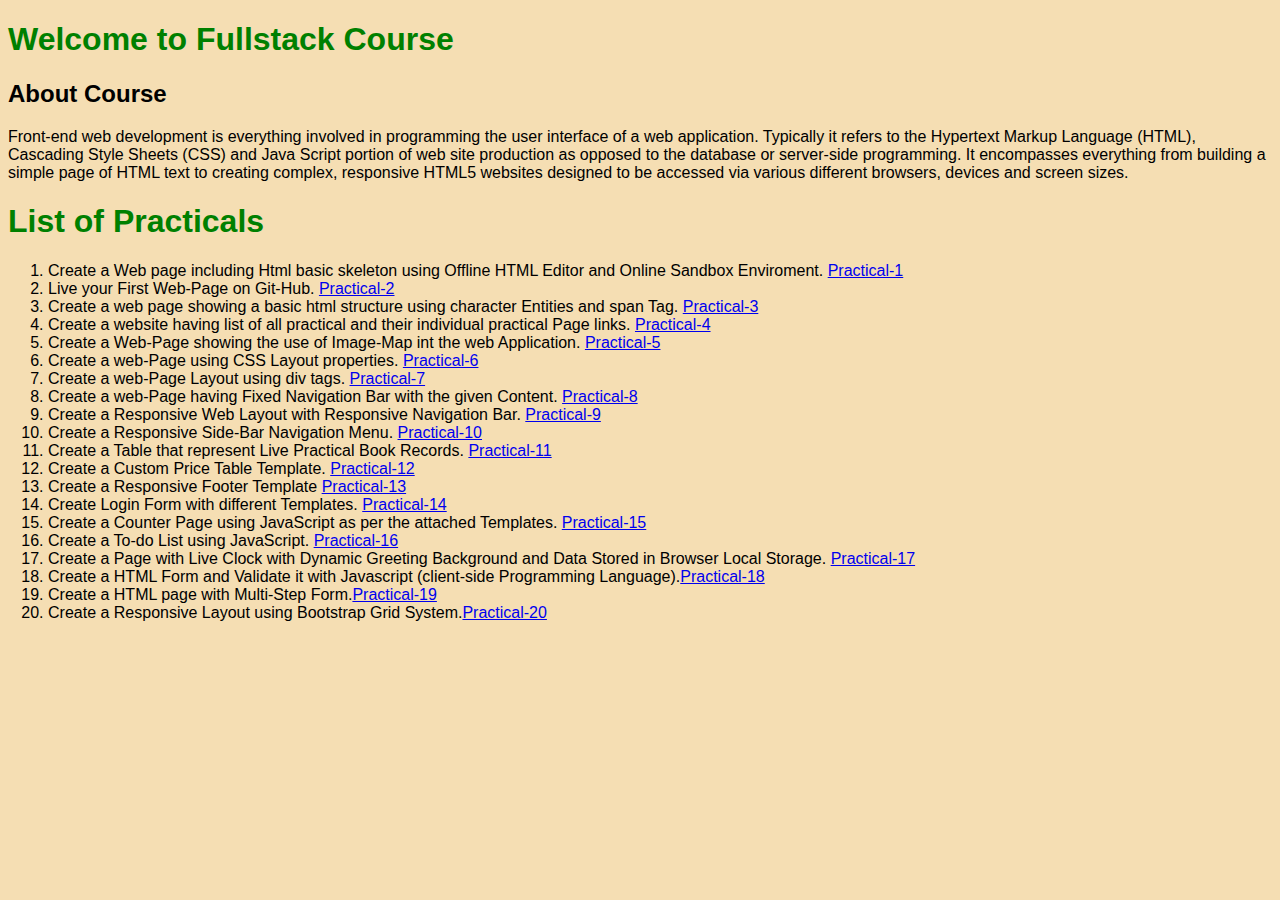
<file: index.html>
<!DOCTYPE html>
<html lang="en">
<head>
    <meta charset="UTF-8">
    <meta name="viewport" content="width=device-width, initial-scale=1.0">
    <style>
    body {
        background-color: wheat;
        font-family: Arial, Helvetica, sans-serif;
    }
    h1 {
        color:green;
    }
</style>
    <title>Practical Note</title>
</head>
<body>
    <h1>Welcome to Fullstack Course</h1>
    <h2>About Course</h2>
    <p>Front-end web development is everything involved in programming the user interface of a web application. Typically it refers to the Hypertext Markup Language (HTML), Cascading Style Sheets (CSS) and Java Script portion of web site production as opposed to the database or server-side programming. It encompasses everything from building a simple page of HTML text to creating complex, responsive HTML5 websites designed to be accessed via various different browsers, devices and screen sizes.
    </p>
    <h1>List of Practicals</h1>
    <ol>
        <li>Create a Web page including Html basic skeleton using Offline HTML Editor and Online Sandbox Enviroment. <a href="practical/practical-1.html">Practical-1</a></li>
        <li>Live your First Web-Page on Git-Hub. <a href="practical/practical-2.html">Practical-2</a></li>
        <li>Create a web page showing a basic html structure using character Entities and span Tag. <a href="practical/practical-3.html">Practical-3</a></li>
        <li> Create a website having list of all practical and their individual practical Page links. <a href="practical/practical-4.html">Practical-4</a></li>
        <li>Create a Web-Page showing the use of Image-Map int the web Application. <a href="practical/practical-5.html">Practical-5</a></li>
        <li>Create a web-Page using CSS Layout properties. <a href="practical/practical-6.html">Practical-6</a></li>
        <li>Create a web-Page Layout using div tags. <a href="practical/practical-7.html">Practical-7</a></li>
        <li>Create a web-Page having Fixed Navigation Bar with the given Content. <a href="practical/practical-8.html">Practical-8</a></li>
        <li>Create a Responsive Web Layout with Responsive Navigation Bar. <a href="practical/practical-9.html">Practical-9</a></li>
        <li>Create a Responsive Side-Bar Navigation Menu. <a href="practical/practical-10.html">Practical-10</a></li>
        <li>Create a Table that represent Live Practical Book Records. <a href="practical/practical-11.html">Practical-11</a></li>
        <li>Create a Custom Price Table Template. <a href="practical/practical-12.html">Practical-12</a></li>
        <li>Create a Responsive Footer Template <a href="practical/practical-13.html">Practical-13</a></li>
        <li>Create Login Form with different Templates. <a href="practical/practical-14.html">Practical-14</a></li>
        <li>Create a Counter Page using JavaScript as per the attached Templates. <a href="practical/practical-15.html">Practical-15</a></li>
        <li>Create a To-do List using JavaScript. <a href="practical/practical-16.html">Practical-16</a></li>
        <li>Create a Page with Live Clock with Dynamic Greeting Background and Data Stored in Browser Local Storage. <a href="practical/practical-17.html">Practical-17</a></li>
        <li>Create a HTML Form and Validate it with Javascript (client-side Programming Language).<a href="practical/practical-18.html">Practical-18</a></li>
        <li>Create a HTML page with Multi-Step Form.<a href="practical/practical-19.html">Practical-19</a></li>
        <li>Create a Responsive Layout using Bootstrap Grid System.<a href="practical/practical-20.html">Practical-20</a></li>
    </ol>
</body>
</html>
</file>
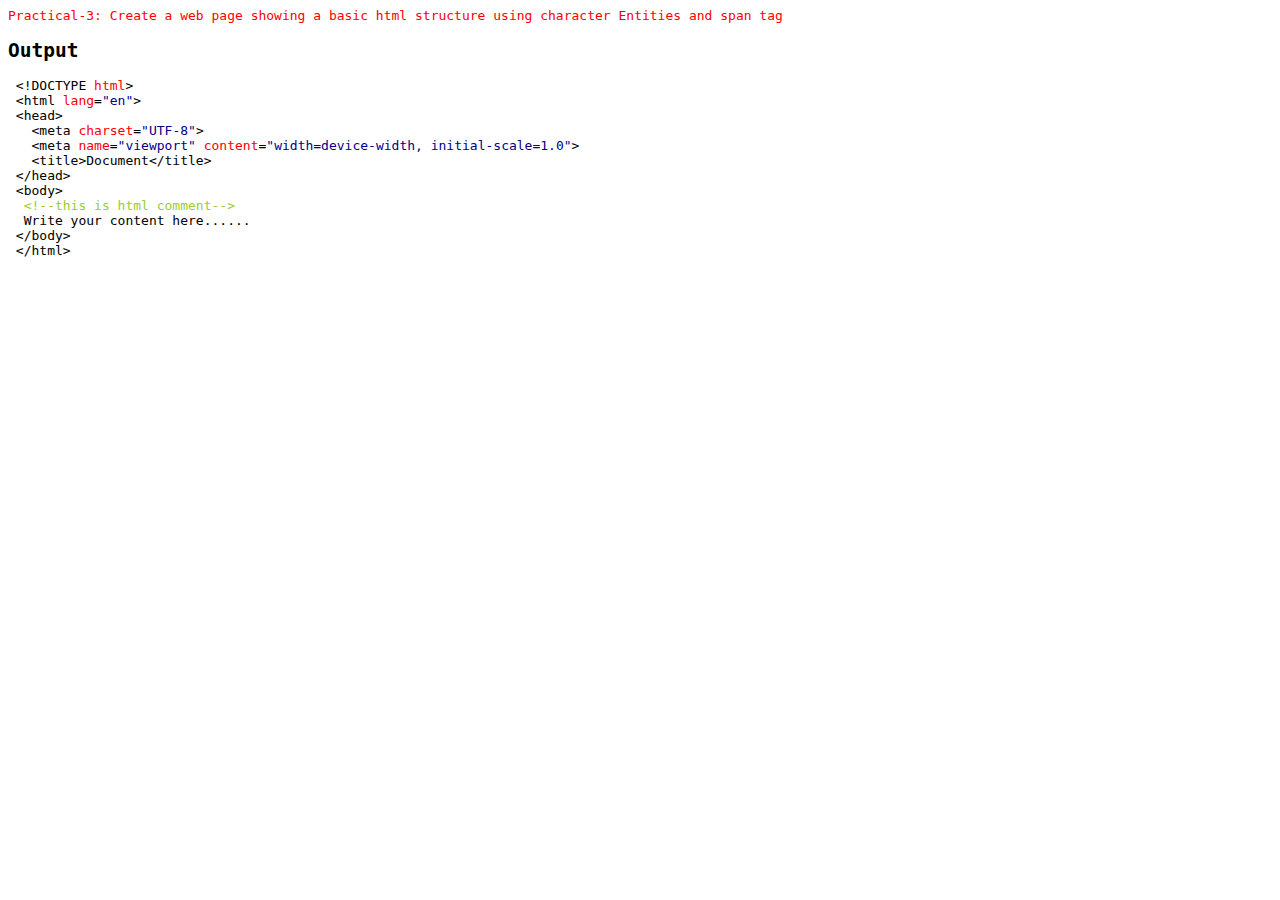
<file: practical3.html>
<!DOCTYPE html>
<html lang="en">
<head>
    <meta charset="UTF-8">
    <meta name="viewport" content="width=device-width, initial-scale=1.0">
    <title> Practical-3 </title>
</head>
<body style="font-family: monospace;">
    <span style="color:red;">Practical-3: Create a web page showing a basic html structure using character Entities and span tag</span>
    <h2>Output</h2>
    <p>
        &emsp;&lt;!DOCTYPE <span  style="color:red;">html</span>&gt;<br>
        &emsp;&lt;html <span  style="color:red;">lang</span>=<span  style="color:darkblue;">"en"</span>&gt;<br>
        &emsp;&lt;head&gt;<br>
        &emsp; &emsp;&lt;meta <span  style="color:red;">charset</span>=<span  style="color:darkblue;">"UTF-8"</span>&gt;<br>
        &emsp; &emsp;&lt;meta <span  style="color:red;">name</span>=<span  style="color:darkblue;">"viewport"</span> <span style="color:red;">content</span>=<span  style="color:darkblue;">"width=device-width, initial-scale=1.0"</span>&gt<br>
        &emsp; &emsp;&lt;title&gt;Document&lt;/title&gt;<br>
        &emsp;&lt;/head&gt;<br>
        &emsp;&lt;body&gt;<br>
        <span  style="color:yellowgreen;">&emsp;&emsp;&lt;!--this is html comment--&gt;</span><br>
        &emsp;&emsp;Write your content here...... <br>
        &emsp;&lt;/body&gt;<br>
        &emsp;&lt;/html&gt;
</p>
</body>
</html>
</file>
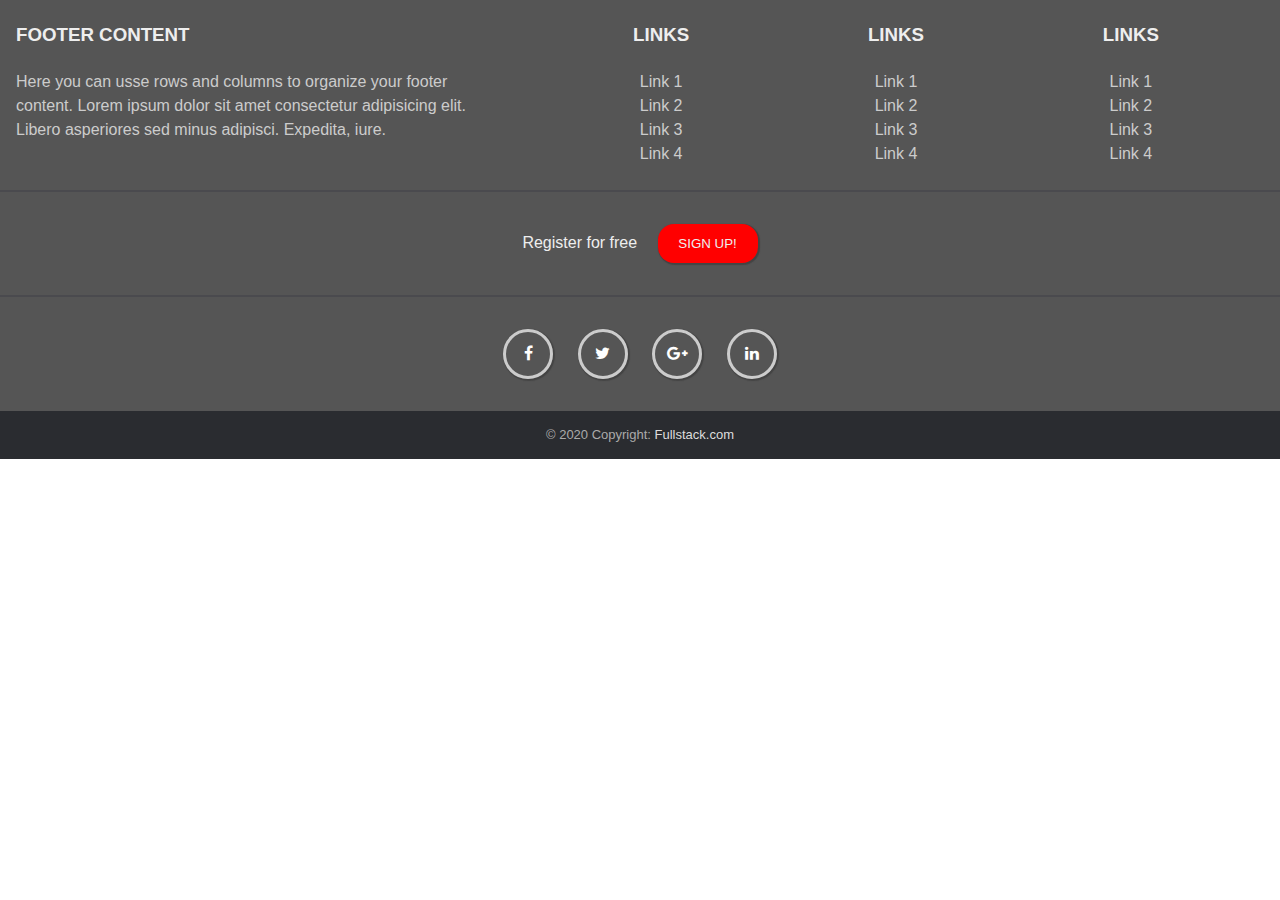
<file: practical/opractical-1.html>
<!DOCTYPE html>
<html lang="en">
<head>
    <meta charset="UTF-8">
    <meta name="viewport" content="width=device-width, initial-scale=1.0">
    <link rel="stylesheet" href="https://cdnjs.cloudflare.com/ajax/libs/font-awesome/4.7.0/css/font-awesome.min.css">
    <link rel="stylesheet" href="../css/ostyle-1.css">
    <title>Optional Practical-1</title>
</head>
<body>
    <div id="footer">
        <div class="fmain">
            <div class="content">
                <h3>Footer content</h3>
                <p>Here you can usse rows and columns to organize your footer content. Lorem ipsum dolor sit amet consectetur adipisicing elit. Libero asperiores sed minus adipisci. Expedita, iure.</p>
            </div>
            <div class="links-group">
                <div class="links">
                    <h3>Links</h3>
                    <a href="#">Link 1</a>
                    <a href="#">Link 2</a>
                    <a href="#">Link 3</a>
                    <a href="#">Link 4</a>
                </div>
                <div class="links">
                    <h3>Links</h3>
                    <a href="#">Link 1</a>
                    <a href="#">Link 2</a>
                    <a href="#">Link 3</a>
                    <a href="#">Link 4</a>
                </div>
                <div class="links">
                    <h3>Links</h3>
                    <a href="#">Link 1</a>
                    <a href="#">Link 2</a>
                    <a href="#">Link 3</a>
                    <a href="#">Link 4</a>
                </div>
            </div>
        </div>
        <div class="register">
            <p>Register for free</p>
            <a href="#">Sign Up!</a>
        </div>
        <div class="social">
            <a class="facebook"href="#"><i class="fa fa-facebook"><span></span></i></a>
            <a class="twitter"href="#"><i class="fa fa-twitter"><span></span></i></a>
            <a class="google-plus"href="#"><i class="fa fa-google-plus"><span></span></i></a>
            <a class="linkedin"href="#"><i class="fa fa-linkedin"><span></span></i></a>
        </div>
    </div>
    <div class="copy">
        <p><span>&copy 2020 Copyright: </span>Fullstack.com</p>
    </div>
</body>
</html>
</file>
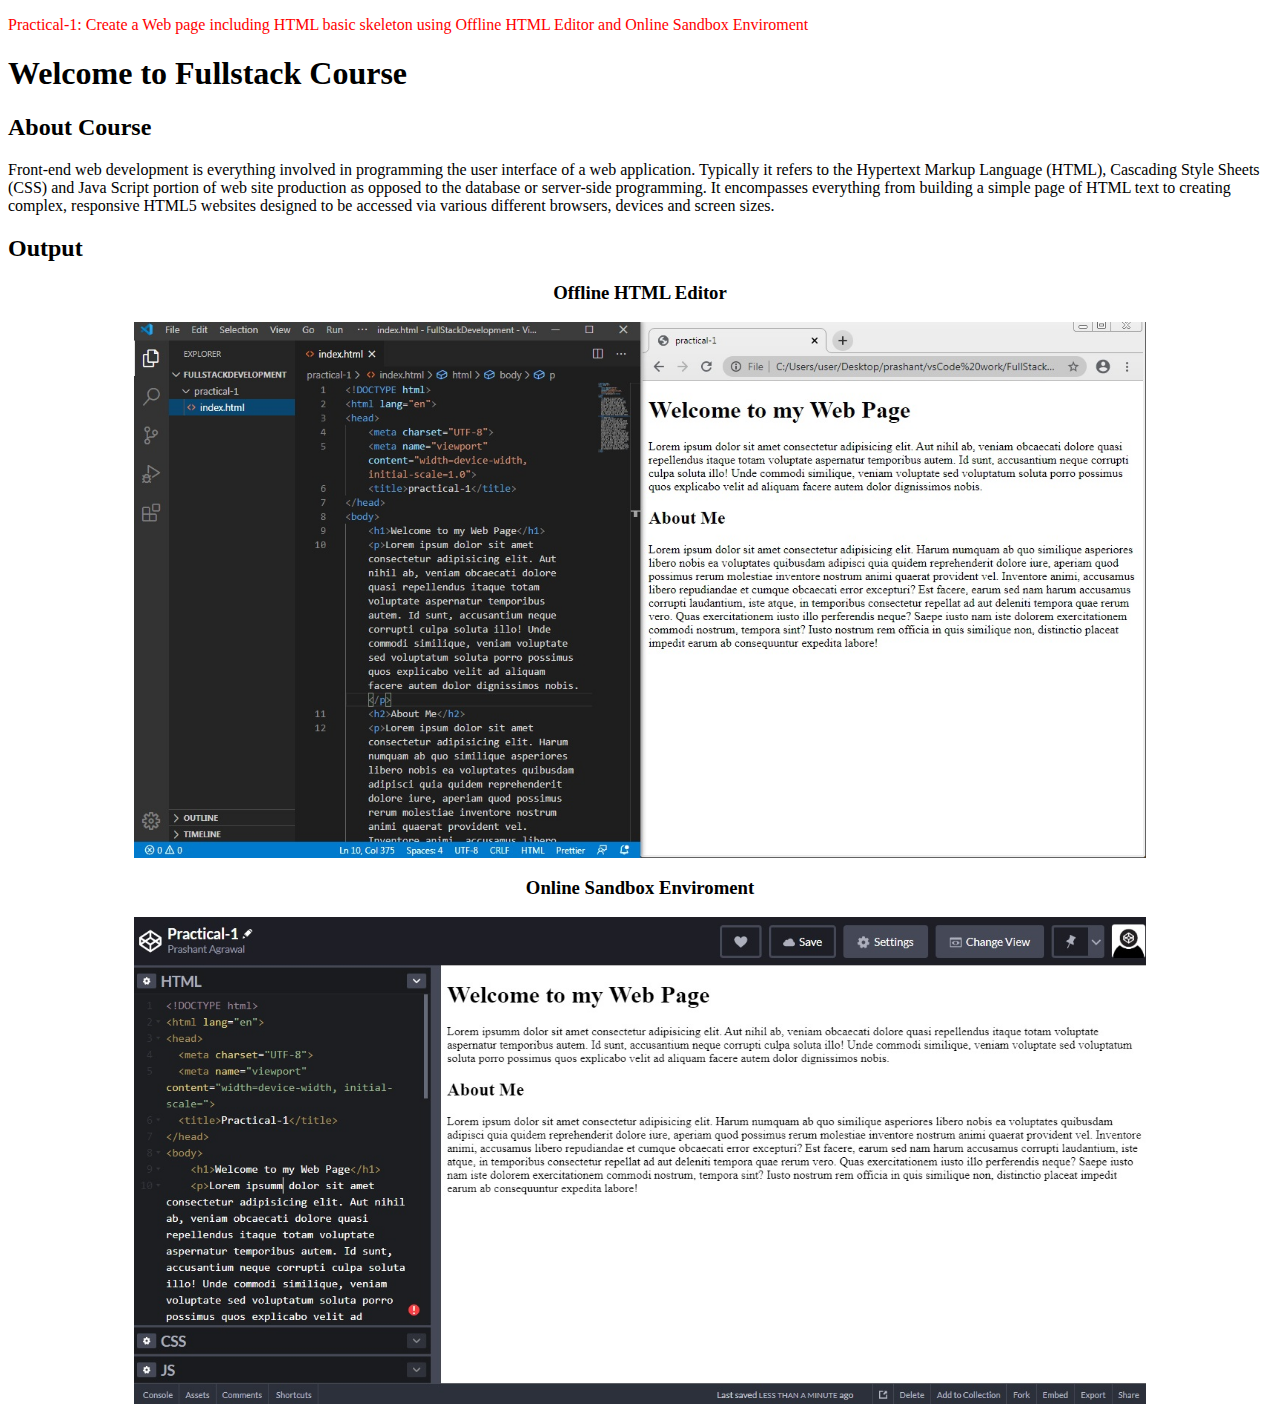
<file: practical/practical-1.html>
<!DOCTYPE html>
<html lang="en">
<head>
    <meta charset="UTF-8">
    <meta name="viewport" content="width=device-width, initial-scale=1.0">
    <style>
    img {
        display: block;
        margin-left: auto;
        margin-right: auto;
        width:80%;
    }
</style>
    <title>Practical-1</title>
</head>
<body>
    <p style="color: red;">Practical-1: Create a Web page including HTML basic skeleton using Offline HTML Editor and Online Sandbox Enviroment</p>
    <h1>Welcome to Fullstack Course</h1>
    <h2>About Course</h2>
    <p>Front-end web development is everything involved in programming the user interface of a web application. Typically it refers to the Hypertext Markup Language (HTML), Cascading Style Sheets (CSS) and Java Script portion of web site production as opposed to the database or server-side programming. It encompasses everything from building a simple page of HTML text to creating complex, responsive HTML5 websites designed to be accessed via various different browsers, devices and screen sizes.
    </p>
    <h2>Output</h2>
    <h3 style="text-align: center;">Offline HTML Editor </h3>
    <img src="../images/practical-1.1.jpg" alt="parctical-1.1">
    <h3  style="text-align: center;">Online Sandbox Enviroment</h3>
    <img src="../images/practical-1.2.jpg" alt="practical-1.2">
</body>
</html>
</file>
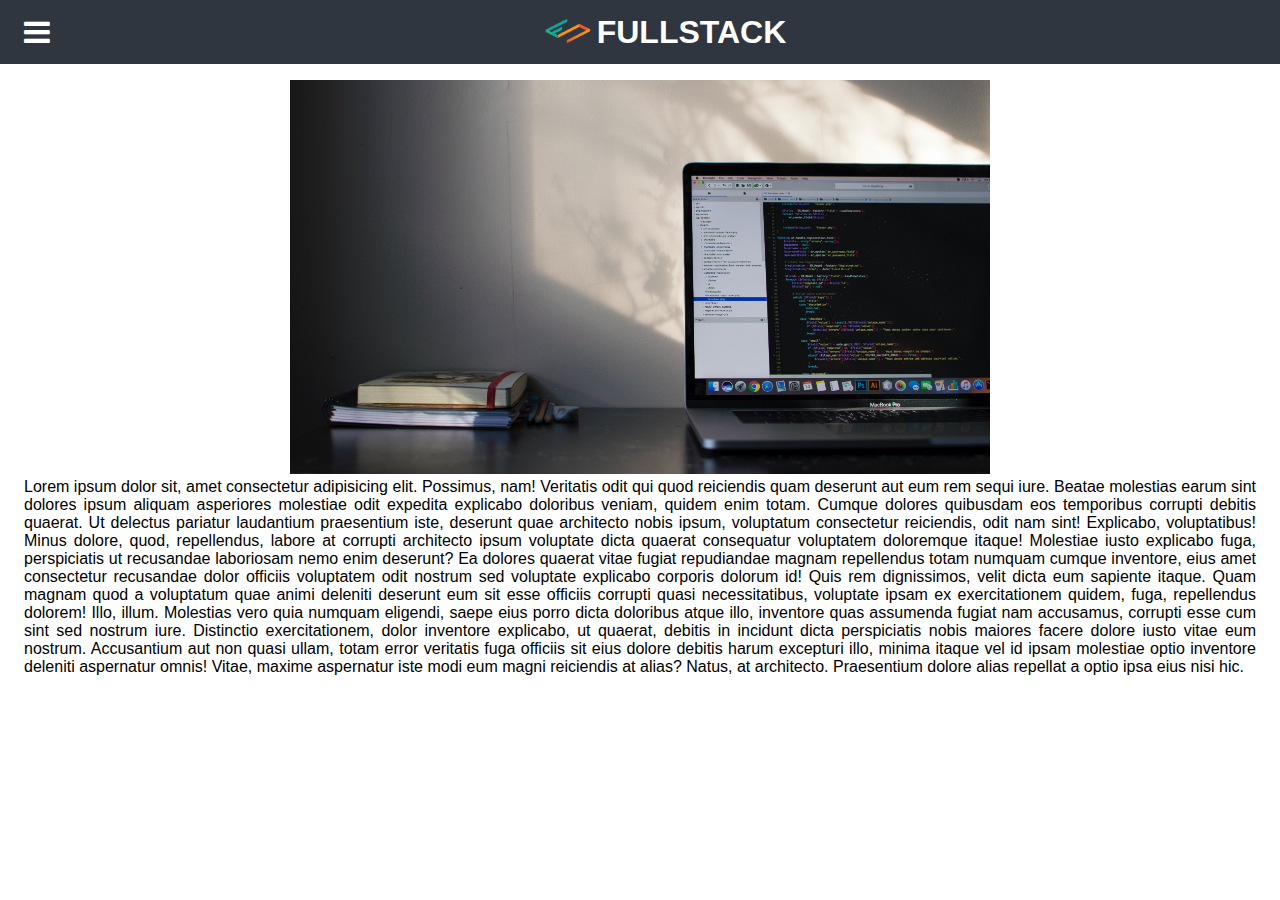
<file: practical/practical-10.html>
<!DOCTYPE html>
<html lang="en">
<head>
    <meta charset="UTF-8">
    <meta name="viewport" content="width=device-width, initial-scale=1.0">
    <link rel="stylesheet" href="https://cdnjs.cloudflare.com/ajax/libs/font-awesome/4.7.0/css/font-awesome.min.css">
    <link rel="stylesheet" href="../css/style-10.css">
    <title>Practical-10</title>
</head>
<body>
    <input type="checkbox" name="check" id="chk">
    <div class="header">
        
        <label for="chk"><i class="fa fa-bars show-button"></i></label>
        <label for="chk"><i class="fa fa-times hide-button"></i></label>
        <img src="../images/fullstacklogo.png" alt="logo">
        <h1>Fullstack</h1>
        <div class="menu">
            <ul>
                <li><a href="#"><i class="fa fa-home"><span>Home</span></i></a></li>
                <li><a href="#"><i class="fa fa-users"><span>About</span></i></a></li>
                <li><a href="#"><i class="fa fa-tasks"><span>Servies</span></i></a></li>
                <li><a href="#"><i class="fa fa-rss"><span>Blog</span></i></a></li>
                <li><a href="#"><i class="fa fa-id-card"><span>Contact</span></i></a></li>
            </ul>
            <div class="social">
                <a href="#"><i class="fa fa-facebook-square"><span></span></i></a>
                <a href="#"><i class="fa fa-youtube-square"><span></span></i></a>
                <a href="#"><i class="fa fa-instagram"><span></span></i></a>
            </div>
        </div>
    </div>
    <div class="content">
        <img src="../images/banner.jpg" alt="computer-image">
        <p>Lorem ipsum dolor sit, amet consectetur adipisicing elit. Possimus, nam! Veritatis odit qui quod reiciendis quam deserunt aut eum rem sequi iure. Beatae molestias earum sint dolores ipsum aliquam asperiores molestiae odit expedita explicabo doloribus veniam, quidem enim totam. Cumque dolores quibusdam eos temporibus corrupti debitis quaerat. Ut delectus pariatur laudantium praesentium iste, deserunt quae architecto nobis ipsum, voluptatum consectetur reiciendis, odit nam sint! Explicabo, voluptatibus! Minus dolore, quod, repellendus, labore at corrupti architecto ipsum voluptate dicta quaerat consequatur voluptatem doloremque itaque! Molestiae iusto explicabo fuga, perspiciatis ut recusandae laboriosam nemo enim deserunt? Ea dolores quaerat vitae fugiat repudiandae magnam repellendus totam numquam cumque inventore, eius amet consectetur recusandae dolor officiis voluptatem odit nostrum sed voluptate explicabo corporis dolorum id! Quis rem dignissimos, velit dicta eum sapiente itaque. Quam magnam quod a voluptatum quae animi deleniti deserunt eum sit esse officiis corrupti quasi necessitatibus, voluptate ipsam ex exercitationem quidem, fuga, repellendus dolorem! Illo, illum. Molestias vero quia numquam eligendi, saepe eius porro dicta doloribus atque illo, inventore quas assumenda fugiat nam accusamus, corrupti esse cum sint sed nostrum iure. Distinctio exercitationem, dolor inventore explicabo, ut quaerat, debitis in incidunt dicta perspiciatis nobis maiores facere dolore iusto vitae eum nostrum. Accusantium aut non quasi ullam, totam error veritatis fuga officiis sit eius dolore debitis harum excepturi illo, minima itaque vel id ipsam molestiae optio inventore deleniti aspernatur omnis! Vitae, maxime aspernatur iste modi eum magni reiciendis at alias? Natus, at architecto. Praesentium dolore alias repellat a optio ipsa eius nisi hic.</p>
    </div>
</body>
</html>
</file>
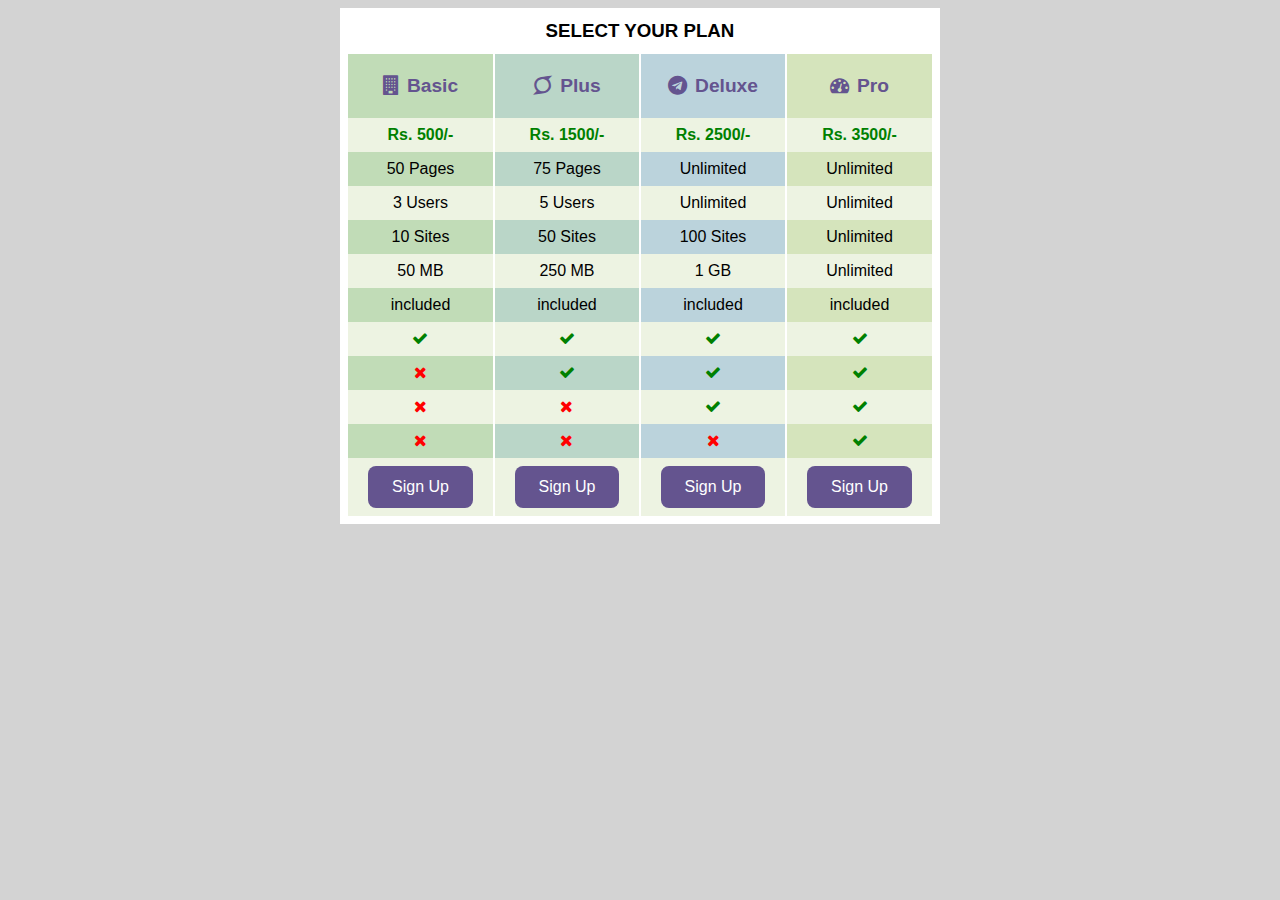
<file: practical/practical-12.html>
<!DOCTYPE html>
<html lang="en">
<head>
    <meta charset="UTF-8">
    <meta name="viewport" content="width=device-width, initial-scale=1.0">
    <link rel="stylesheet" href="https://stackpath.bootstrapcdn.com/font-awesome/4.7.0/css/font-awesome.min.css">
    <link rel="stylesheet" href="../css/style-12.css">
    <title>Practical-12</title>
</head>
<body>
    <div class="custom-table">
        <h3>Select Your Plan</h3>
        <table>
            <colgroup class="basic"></colgroup>
            <colgroup class="plus"></colgroup>
            <colgroup class="deluxe"></colgroup>
            <colgroup class="pro"></colgroup>
            <thead>
                <tr>
                    <th><i class="fa fa-building"></i>Basic</th>
                    <th><i class="fa fa-superpowers"></i>Plus</th>
                    <th><i class="fa fa-telegram"></i>Deluxe</th>
                    <th><i class="fa fa-tachometer"></i>Pro</th>
                </tr>
            </thead>
            <tbody>
                <tr>
                    <td>Rs. 500/-</td>
                    <td>Rs. 1500/-</td>
                    <td>Rs. 2500/-</td>
                    <td>Rs. 3500/-</td>
                </tr>
                <tr>
                    <td>50 Pages</td>
                    <td>75 Pages</td>
                    <td>Unlimited</td>
                    <td>Unlimited</td>
                </tr>
                <tr>
                    <td>3 Users</td>
                    <td>5 Users</td>
                    <td>Unlimited</td>
                    <td>Unlimited</td>
                </tr>
                <tr>
                    <td>10 Sites</td>
                    <td>50 Sites</td>
                    <td>100 Sites</td>
                    <td>Unlimited</td>
                </tr>
                <tr>
                    <td>50 MB</td>
                    <td>250 MB</td>
                    <td>1 GB</td>
                    <td>Unlimited</td>
                </tr>
                <tr>
                    <td>included</td>
                    <td>included</td>
                    <td>included</td>
                    <td>included</td>
                </tr>
                <tr>
                    <td><i class="fa fa-check green"></i></td>
                    <td><i class="fa fa-check green"></i></td>
                    <td><i class="fa fa-check green"></i></td>
                    <td><i class="fa fa-check green"></i></td>
                </tr>
                <tr>
                    <td><i class="fa fa-times red"></i></td>
                    <td><i class="fa fa-check green"></i></td>
                    <td><i class="fa fa-check green"></i></td>
                    <td><i class="fa fa-check green"></i></td>
                </tr>
                <tr>
                    <td><i class="fa fa-times red"></i></td>
                    <td><i class="fa fa-times red"></i></td>
                    <td><i class="fa fa-check green"></i></td>
                    <td><i class="fa fa-check green"></i></td>
                </tr>
                <tr>
                    <td><i class="fa fa-times red"></i></td>
                    <td><i class="fa fa-times red"></i></td>
                    <td><i class="fa fa-times red"></i></td>
                    <td><i class="fa fa-check green"></i></td>
                </tr>
            </tbody>
            <tfoot>
                <tr>
                    <td><a href="#">Sign Up</a></td>
                    <td><a href="#">Sign Up</a></td>
                    <td><a href="#">Sign Up</a></td>
                    <td><a href="#">Sign Up</a></td>
                </tr>
            </tfoot>
        </table>
    </div>
</body>
</html>
</file>
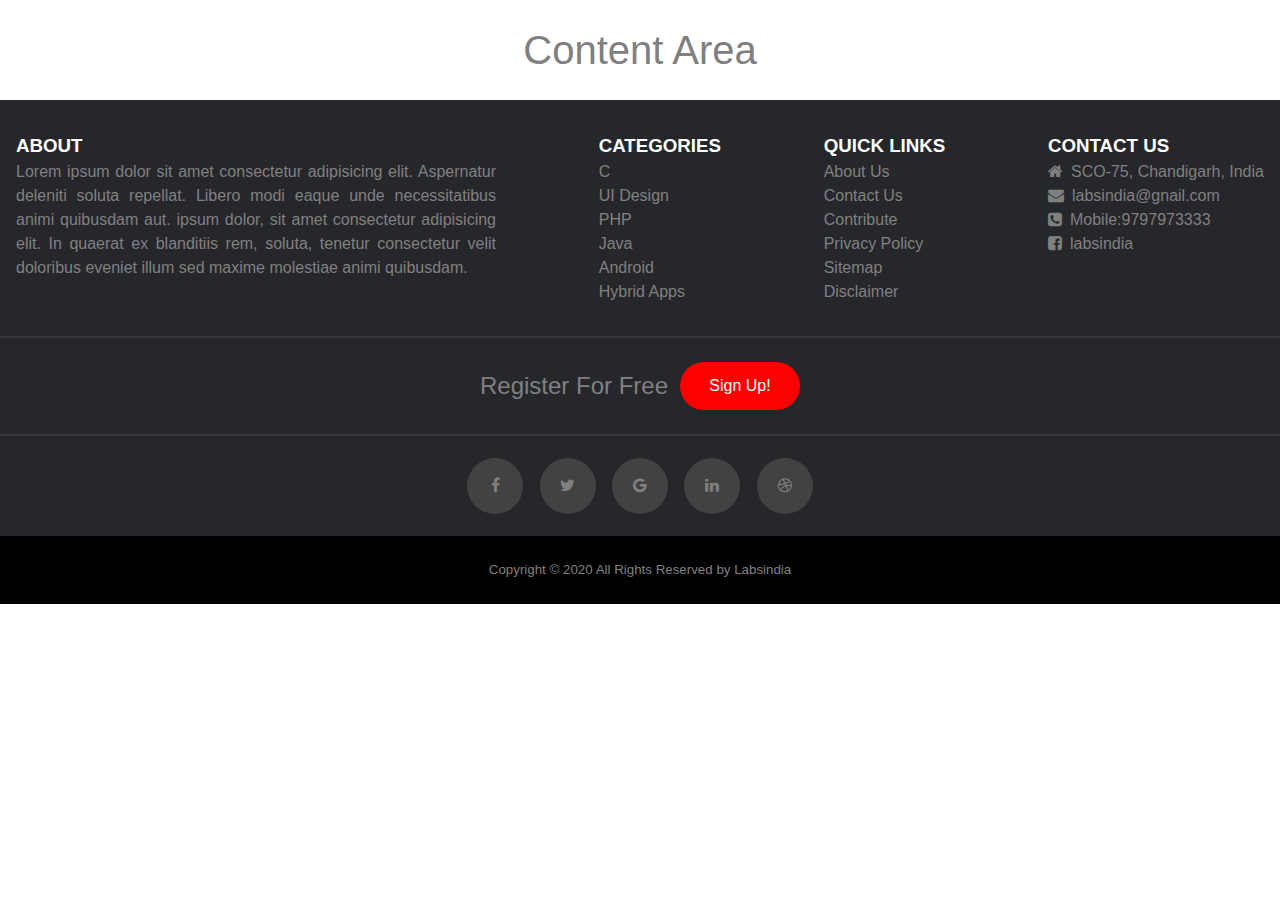
<file: practical/practical-13.html>
<!DOCTYPE html>
<html lang="en">
<head>
    <meta charset="UTF-8">
    <meta name="viewport" content="width=device-width, initial-scale=1.0">
    <link rel="stylesheet" href="https://stackpath.bootstrapcdn.com/font-awesome/4.7.0/css/font-awesome.min.css">
    <link rel="stylesheet" href="../css/style-13.css">
    <title>Practical-13</title>
</head>
<body>
    <main>
        <section class="content">
            Content Area
        </section>
    </main>
    <footer>
        <section class="sec-1">
            <section class="about">
                <h3>About</h3>
                <p> Lorem ipsum dolor sit amet consectetur adipisicing elit. Aspernatur deleniti soluta repellat. Libero modi eaque unde necessitatibus animi quibusdam aut. ipsum dolor, sit amet consectetur adipisicing elit. In quaerat ex blanditiis rem, soluta, tenetur consectetur velit doloribus eveniet illum sed maxime molestiae animi quibusdam.</p>
            </section>
            <section class="link">
                <h3>Categories</h3>
                <ul>
                    <li><a href="#">C</a></li>
                    <li><a href="#">UI Design</a></li>
                    <li><a href="#">PHP</a></li>
                    <li><a href="#">Java</a></li>
                    <li><a href="#">Android</a></li>
                    <li><a href="#">Hybrid Apps</a></li>
                </ul>
            </section>
            <section class="link">
                <h3>Quick Links</h3>
                <ul>
                    <li><a href="#">About Us</a></li>
                    <li><a href="#">Contact Us</a></li>
                    <li><a href="#">Contribute</a></li>
                    <li><a href="#">Privacy Policy</a></li>
                    <li><a href="#">Sitemap</a></li>
                    <li><a href="#">Disclaimer</a></li>
                </ul>
            </section>
            <section class="link">
                <h3>Contact Us</h3>
                <ul>
                    <li><i class="fa fa-home"></i><span>SCO-75, Chandigarh, India</span></li>
                    <li><i class="fa fa-envelope"></i><span>labsindia@gnail.com</span></li>
                    <li><i class="fa fa-phone-square"></i><span>Mobile:</span><span>9797973333</span></li>
                    <li><i class="fa fa-facebook-square"></i><a href="#">labsindia</a></li>
                </ul>
            </section>
        </section>
        <hr noshade>
        <section class="sec-2">
            <h2>Register For Free</h2>
            <a href="#">Sign Up!</a>
        </section>
        <hr noshade>
        <section class="sec-3">
            <ul class="social">
                <li><a href="#"><i class="fa fa-facebook"></i></a></li>
                <li><a href="#"><i class="fa fa-twitter"></i></a></li>
                <li><a href="#"><i class="fa fa-google"></i></a></li>
                <li><a href="#"><i class="fa fa-linkedin"></i></a></li>
                <li><a href="#"><i class="fa fa-dribbble"></i></a></li>
            </ul>
        </section>
        <section class="sec-4">
            <p>Copyright &copy 2020 All Rights Reserved by <a href="#">Labsindia</a></p>
        </section>
    </footer>
</body>
</html>
</file>
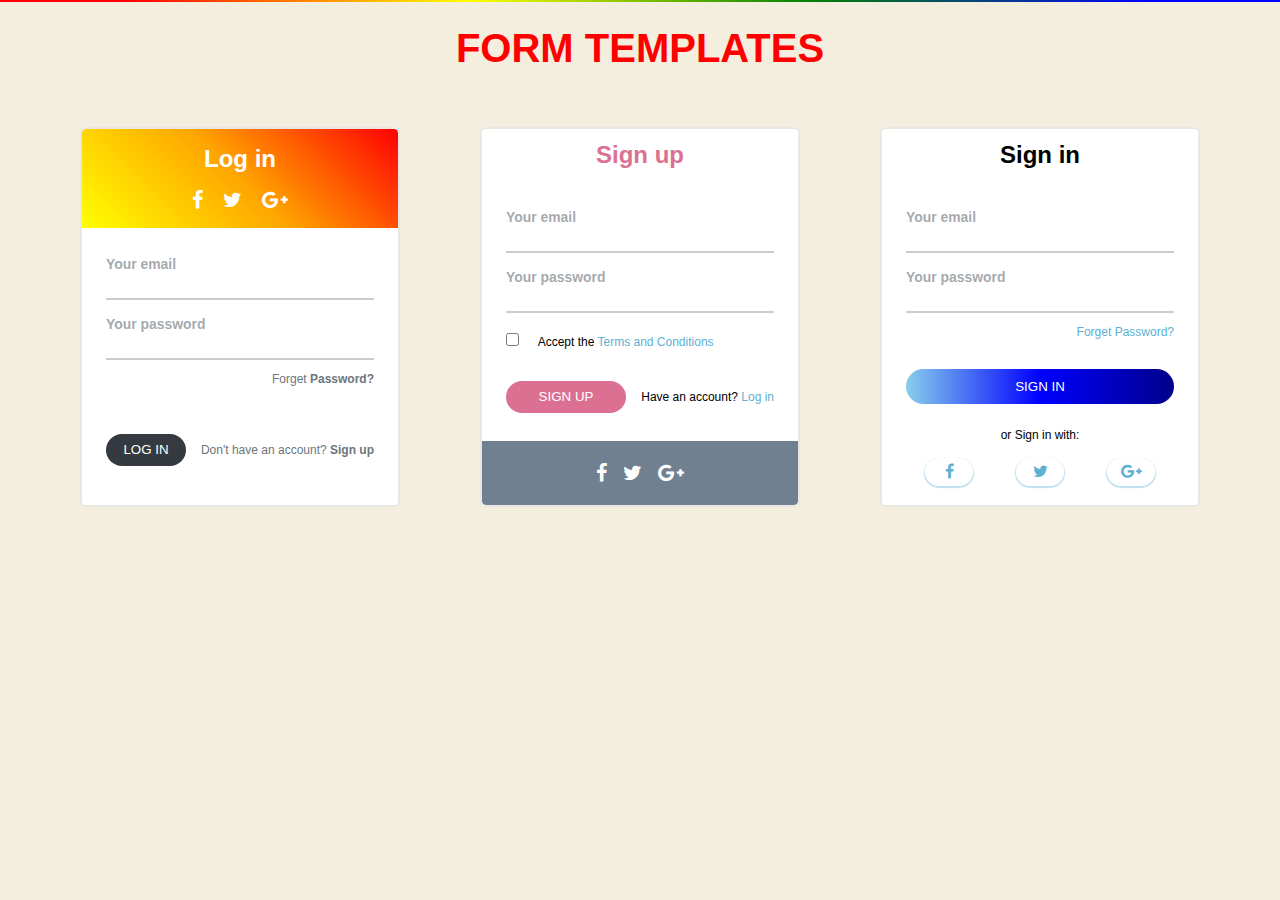
<file: practical/practical-14.html>
<!DOCTYPE html>
<html lang="en">
<head>
    <meta charset="UTF-8">
    <meta name="viewport" content="width=device-width, initial-scale=1.0">
    <link rel="stylesheet" href="https://stackpath.bootstrapcdn.com/font-awesome/4.7.0/css/font-awesome.min.css">
    <link rel="stylesheet" href="../css/style-14.css">
    <title>Practical-14</title>
</head>
<body>
    <hr noshade>
    <h1>Form Templates</h1>
    <article class="forms">
        <form action="#" class="form-1">
            <section class="form-head">
                <h2>Log in</h2>
                <div class="social">
                    <a href="#"><i class="fa fa-facebook"></i></a>
                    <a href="#"><i class="fa fa-twitter"></i></a>
                    <a href="#"><i class="fa fa-google-plus"></i></a>
                </div>
            </section>
            <section class="form-main">
                <label class="email">
                    Your email
                    <input type="email" name="email" required>
                </label>
                <label class="password">
                    Your password
                    <input type="password" name="password" required>
                </label>
                <p>Forget <a href="#">Password?</a></p>
                <div>
                    <input type="submit" value="Log in">
                    <p>Don't have an account? <a href="#">Sign up</a></p>
                </div>   
            </section>
        </form>
        <form action="#" class="form-2">
            <h2>Sign up</h2>
            <section class="form-main">
                <label class="email">
                    Your email
                    <input type="email" name="email" required>
                </label>
                <label class="password">
                    Your password
                    <input type="password" name="password" required>
                </label>
                <label class="chk">
                    <input type="checkbox" name="checkbox">
                    Accept the <a href="#">Terms and Conditions</a>
                </label>
                <div>
                    <input type="submit" value="Sign up">
                    <p>Have an account? <a href="#">Log in</a></p>
                </div>
            </section>
            <section class="form-footer social">
                <a href="#"><i class="fa fa-facebook"></i></a>
                <a href="#"><i class="fa fa-twitter"></i></a>
                <a href="#"><i class="fa fa-google-plus"></i></a>
            </section>
        </form>
        <form action="#" class="form-3">
            <h2>Sign in</h2>
            <section class="form-main">
                <label class="email">
                    Your email
                    <input type="email" name="email" required>
                </label>
                <label class="password">
                    Your password
                    <input type="password" name="password" required>
                </label>
                <a href="#">Forget Password?</a>
                <input type="submit" value="Sign in">
            </section>
            <section class="form-footer">
                <p>or Sign in with:</p>
                <div class="social">
                    <a href="#"><i class="fa fa-facebook"></i></a>
                    <a href="#"><i class="fa fa-twitter"></i></a>
                    <a href="#"><i class="fa fa-google-plus"></i></a>
                </div>
            </section>
        </form>
    </article>
</body>
</html>
</file>
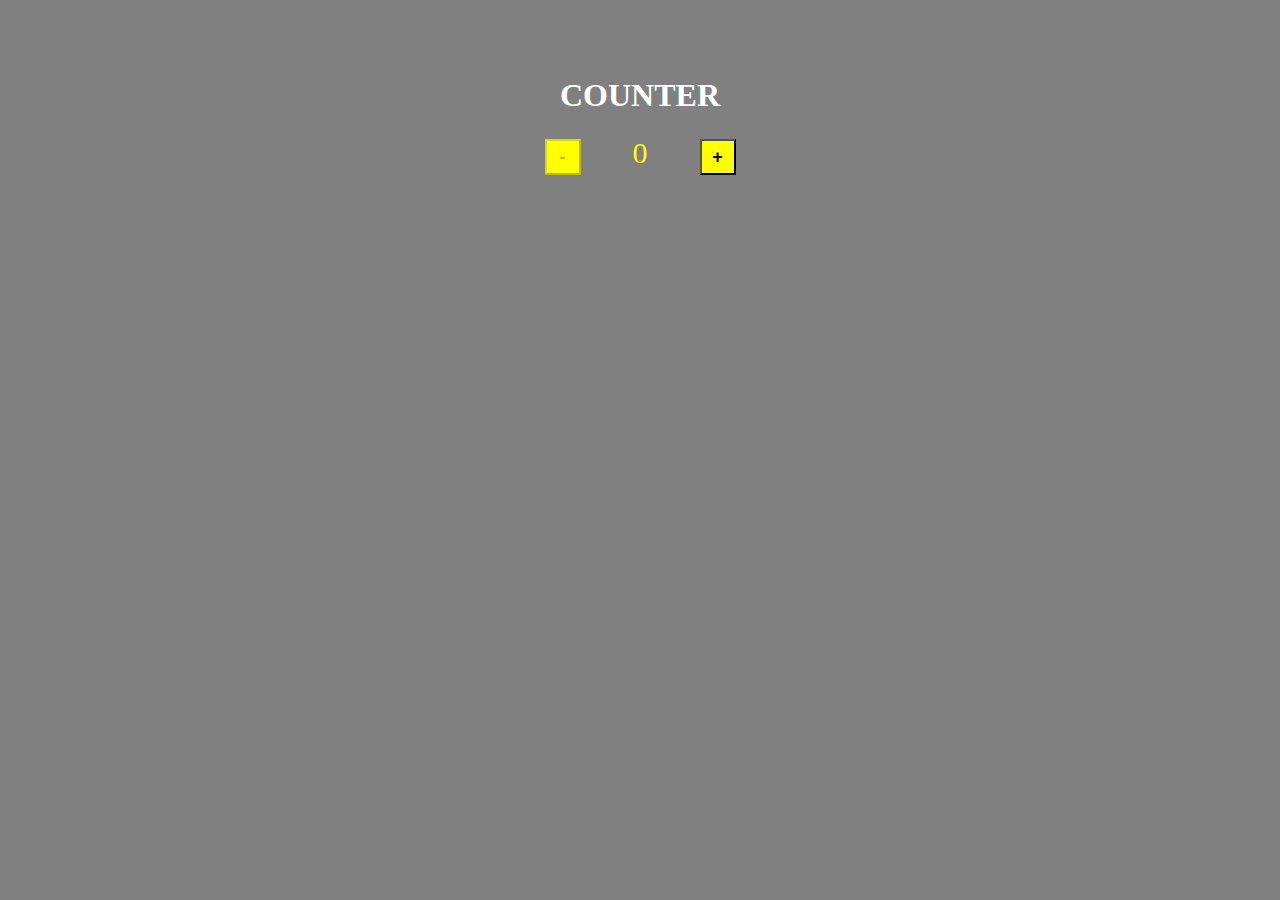
<file: practical/practical-15.html>
<!DOCTYPE html>
<html lang="en">
<head>
    <meta charset="UTF-8">
    <meta name="viewport" content="width=device-width, initial-scale=1.0">
    <title>Practical-15</title>
    <style>
        body {
            background-color: grey;
            padding:48px 0px;
        }
        h1,div {
            color:white;
            text-align: center;
            text-transform: uppercase;
            
        }
        #btn-1,#btn-2 {
            background-color: yellow;
            font-size: large;
            font-weight: bold;
            height:36px;
            width:36px;
            margin:0px 48px;
        }
        #number {
            font-size: 30px;
            color:yellow;
        }
    </style>
</head>
<body>
    <h1>Counter</h1>
    <div>
        <button id="btn-1" disabled="ture" >-</button>
        <span id="number">0</span>
        <button id="btn-2" onclick=add()>+</button>
    </div>
    <script>
        const numObj=document.getElementById('number');
        function check() {
            let flag;
            if(numObj.innerHTML=="0") {
                flag=true;
            }
            else {
                flag=false;
            }
            document.getElementById("btn-1").disabled=flag;
        }
        function add() {
            numObj.innerHTML=parseInt(numObj.innerHTML)+1;
            check();  
        }
        document.getElementById("btn-1").addEventListener("click",function() {
            numObj.innerHTML=parseInt(numObj.innerHTML)-1;
            check();
        });
    </script>
</body>
</html>
</file>
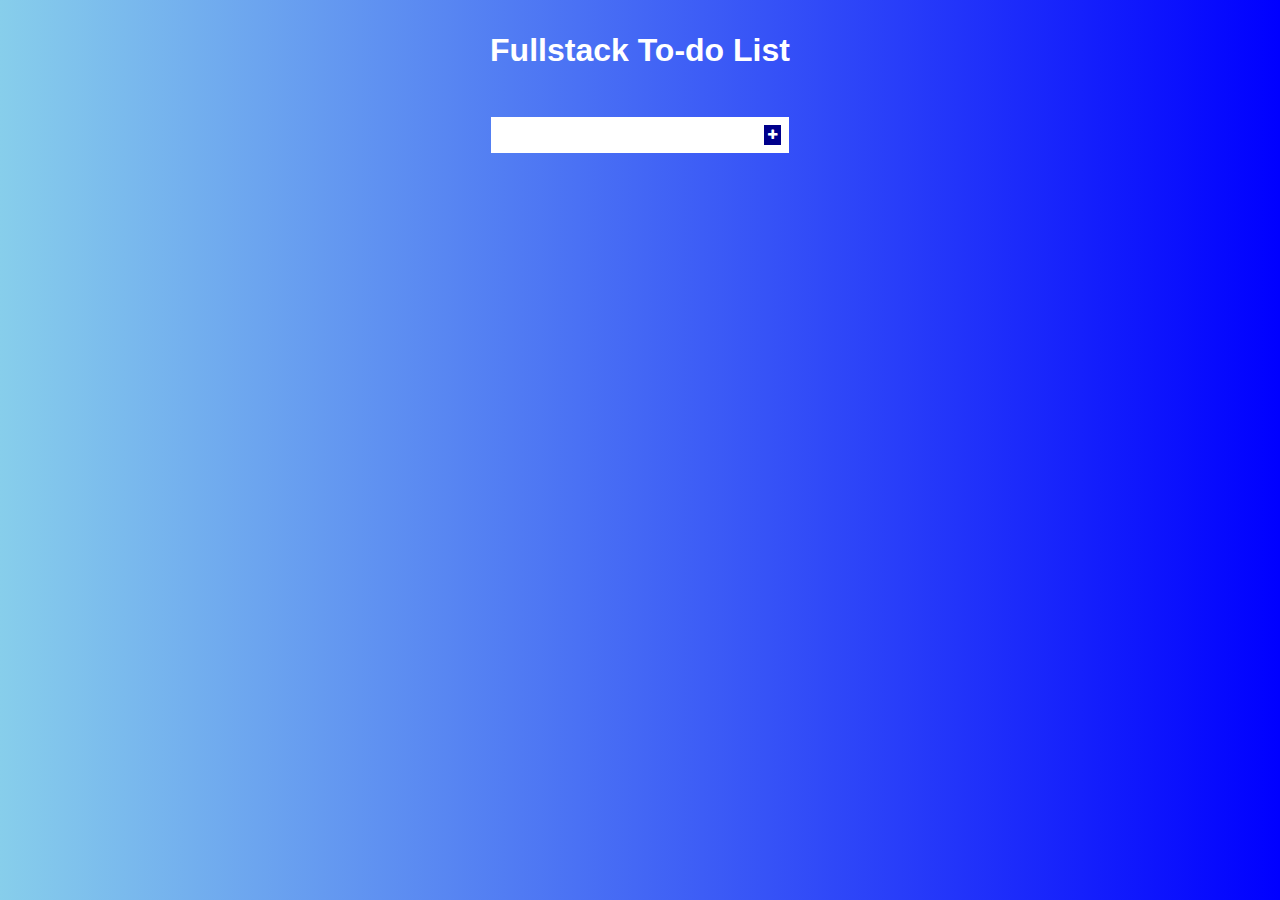
<file: practical/practical-16.html>
<!DOCTYPE html>
<html lang="en">
<head>
    <meta charset="UTF-8">
    <meta name="viewport" content="width=device-width, initial-scale=1.0">
    <link rel="stylesheet" href="https://stackpath.bootstrapcdn.com/font-awesome/4.7.0/css/font-awesome.min.css">
    <link rel="stylesheet" href="../css/style-16.css">
    <title>Practical-16</title>
</head>
<body>
    <h1>Fullstack To-do List</h1>
    <form>
        <input type="text" id="input" autofocus>
        <button type="submit"><i class="fa fa-plus"></i></button>
    </form>
    <ul class="to-do-list">
    </ul>
    <script src="../javascript/script-16.js"></script>
</body>
</html>
</file>
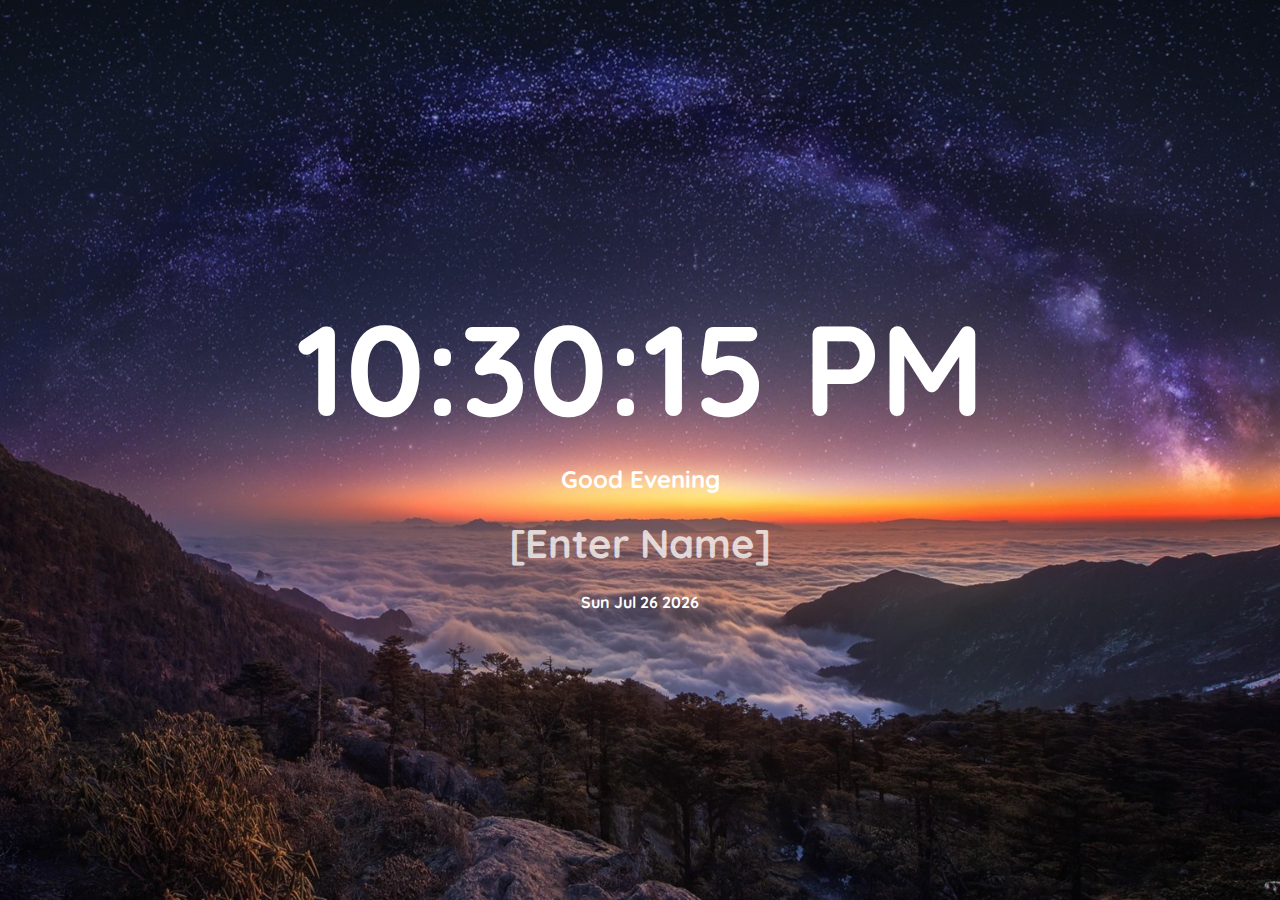
<file: practical/practical-17.html>
<!DOCTYPE html>
<html lang="en">
<head>
    <meta charset="UTF-8">
    <meta name="viewport" content="width=device-width, initial-scale=1.0">
    <link href="https://fonts.googleapis.com/css2?family=Quicksand:wght@400;500&display=swap" rel="stylesheet">
    <link rel="stylesheet" href="../css/style-17.css">
    <title>Practical-17</title>
</head>
<body>
    <h1></h1>
    <h3></h3>
    <h2 contenteditable="true" spellcheck="false"></h2>
    <h4></h4>
    <script src="../javascript/script-17.js"></script>
</body>
</html>
</file>
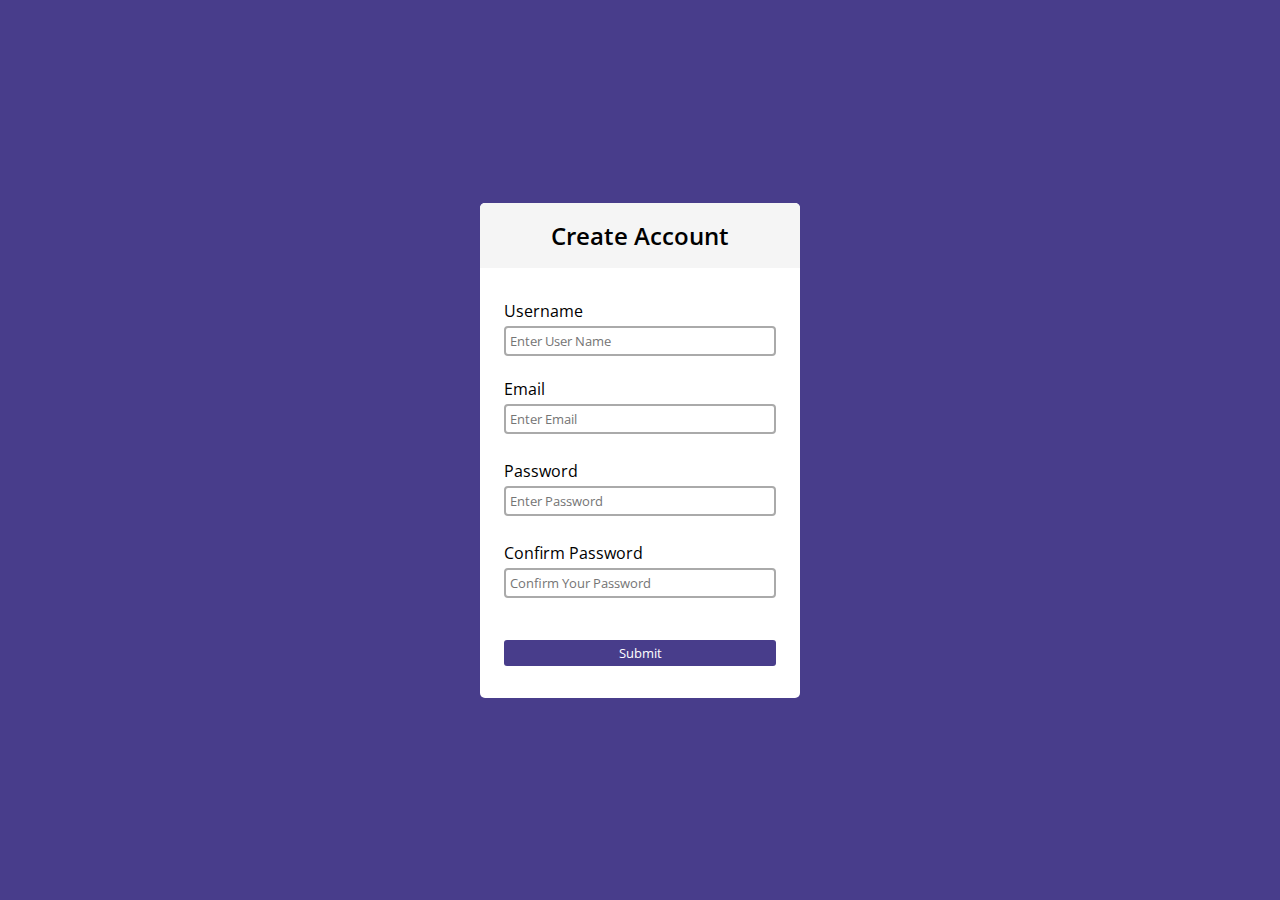
<file: practical/practical-18.html>
<!DOCTYPE html>
<html lang="en">
<head>
    <meta charset="UTF-8">
    <meta name="viewport" content="width=device-width, initial-scale=1.0">
    <link rel="stylesheet" href="https://stackpath.bootstrapcdn.com/font-awesome/4.7.0/css/font-awesome.min.css">
    <link href="https://fonts.googleapis.com/css2?family=Open+Sans:wght@400;600;700&display=swap" rel="stylesheet">
    <link rel="stylesheet" href="../css/style-18.css">
    <title>Practical-18</title>
</head>
<body>
    <div class="container">
        <h2>create account</h2>
        <form>
            <div class="form-control">
                <label title="only lower case alphabate">Username<input type="text" name="userName" placeholder="Enter User Name" id='username'><label>
                <i class="fa fa-check-circle check"></i>
                <i class="fa fa-exclamation-circle exclamation"></i>
                <small>Lorem ipsum dolor sit amet.</small>
            </div>
            <div class="form-control">
                <label  title="must have '@' followed by ''.com'">Email<input type="text" name="email" placeholder="Enter Email" id='email'></label>
                <i class="fa fa-check-circle check"></i>
                <i class="fa fa-exclamation-circle exclamation"></i>
                <small>Lorem ipsum dolor sit amet.</small>
            </div>
            <div class="form-control">
                <label  title="all string are accepted except blank">Password<input type="password" name="password" placeholder="Enter Password" id=password1></label>
                <i class="fa fa-check-circle check"></i>
                <i class="fa fa-exclamation-circle exclamation"></i>
                <small>Lorem ipsum dolor sit amet.</small>
            </div>
            <div class="form-control">
                <label>Confirm Password<input type="password" name="confirm-password" placeholder="Confirm Your Password" id='password2'></label>
                <i class="fa fa-check-circle check"></i>
                <i class="fa fa-exclamation-circle exclamation"></i>
                <small>Lorem ipsum dolor sit amet.</small>
            </div>
            <button type="submit">Submit</button>
        </form>
    </div>
    <script src="../javascript/script-18.js"></script>
</body>
</html>
</file>
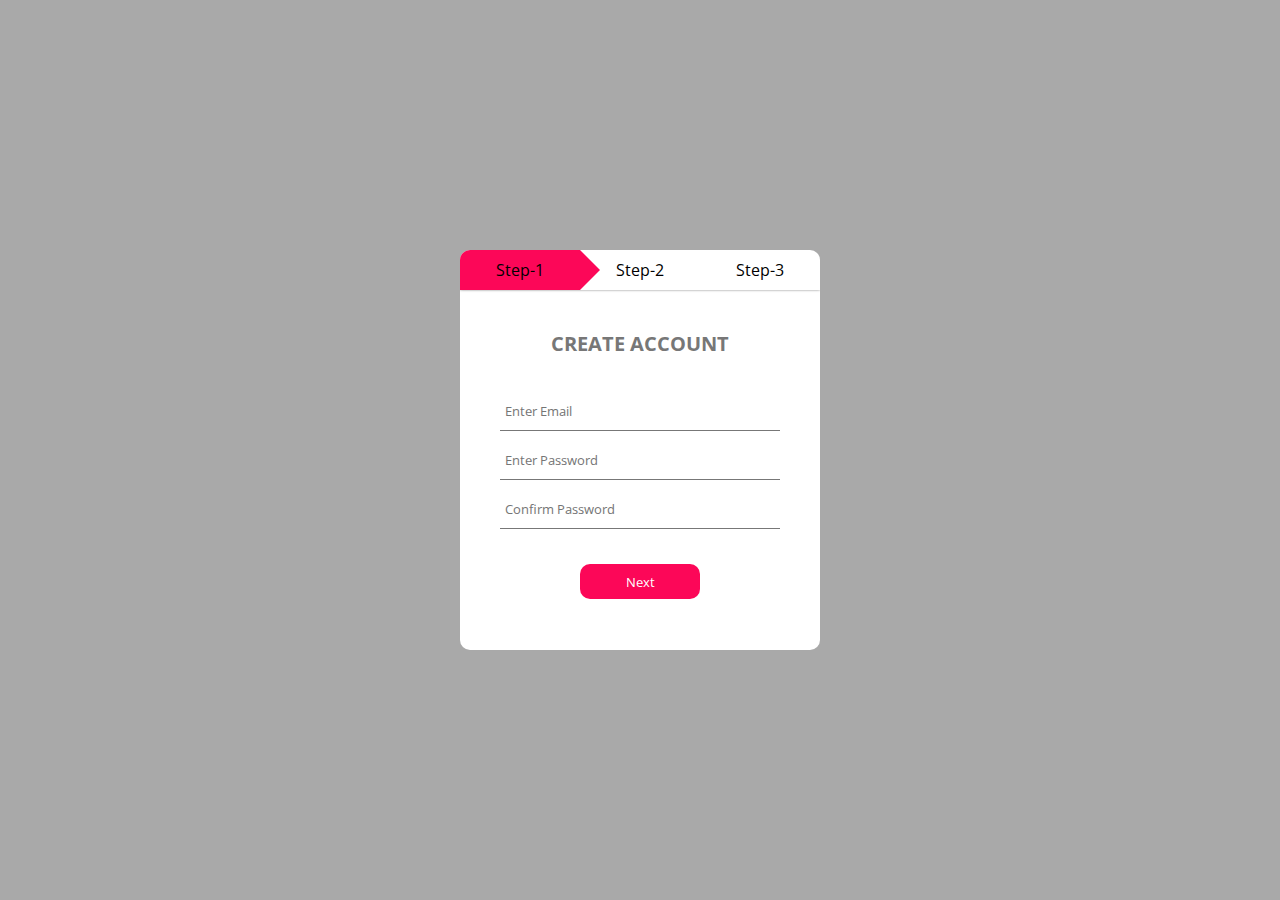
<file: practical/practical-19.html>
<!DOCTYPE html>
<html lang="en">
<head>
    <meta charset="UTF-8">
    <meta name="viewport" content="width=device-width, initial-scale=1.0">
    <link rel="preconnect" href="https://fonts.gstatic.com">
    <link href="https://fonts.googleapis.com/css2?family=Open+Sans:wght@400;600;700&display=swap" rel="stylesheet">
    <link rel="stylesheet" href="../css/style-19.css">
    <title>Practical-19</title>
</head>
<body>
    <div class="container">
        <div id="progress-bar"></div>
        <div class="step">
            <span>Step-1</span>
            <span>Step-2</span>
            <span>Step-3</span>
        </div>
        <form id="form1">
            <h3>Create Account</h3>
            <input type="email" name="email" placeholder="Enter Email">
            <input type="password" name="password" placeholder="Enter Password">
            <input type="password" name="confirm_password" placeholder="Confirm Password">
            <div>
                <button type="button" id='next1'>Next</button>
            </div> 
        </form>
        <form id="form2">
            <h3>Social Links</h3>
            <input type="text" name="mediam" placeholder="mediam">
            <input type="text" name="Github" placeholder="Github">
            <input type="text" name="Linked in" placeholder="Linked In">
            <div>
                <button type="button" id='back1'>Back</button>
                <button type="button" id='next2'>Next</button>
            </div>
        </form>
        <form id="form3">
            <h3>Personal Information</h3>
            <input type="text" name="fname" placeholder="First Name">
            <input type="text" name="lname" placeholder="Last Name">
            <input type="text" name="mobile" placeholder="Mobile Number">
            <div>
                <button type="button" id='back2'>Back</button>
                <button type="button">Submit</button>
            </div>
        </form>
    </div>
 <script src="../javascript/script-19.js"></script>   
</body>
</html>
</file>
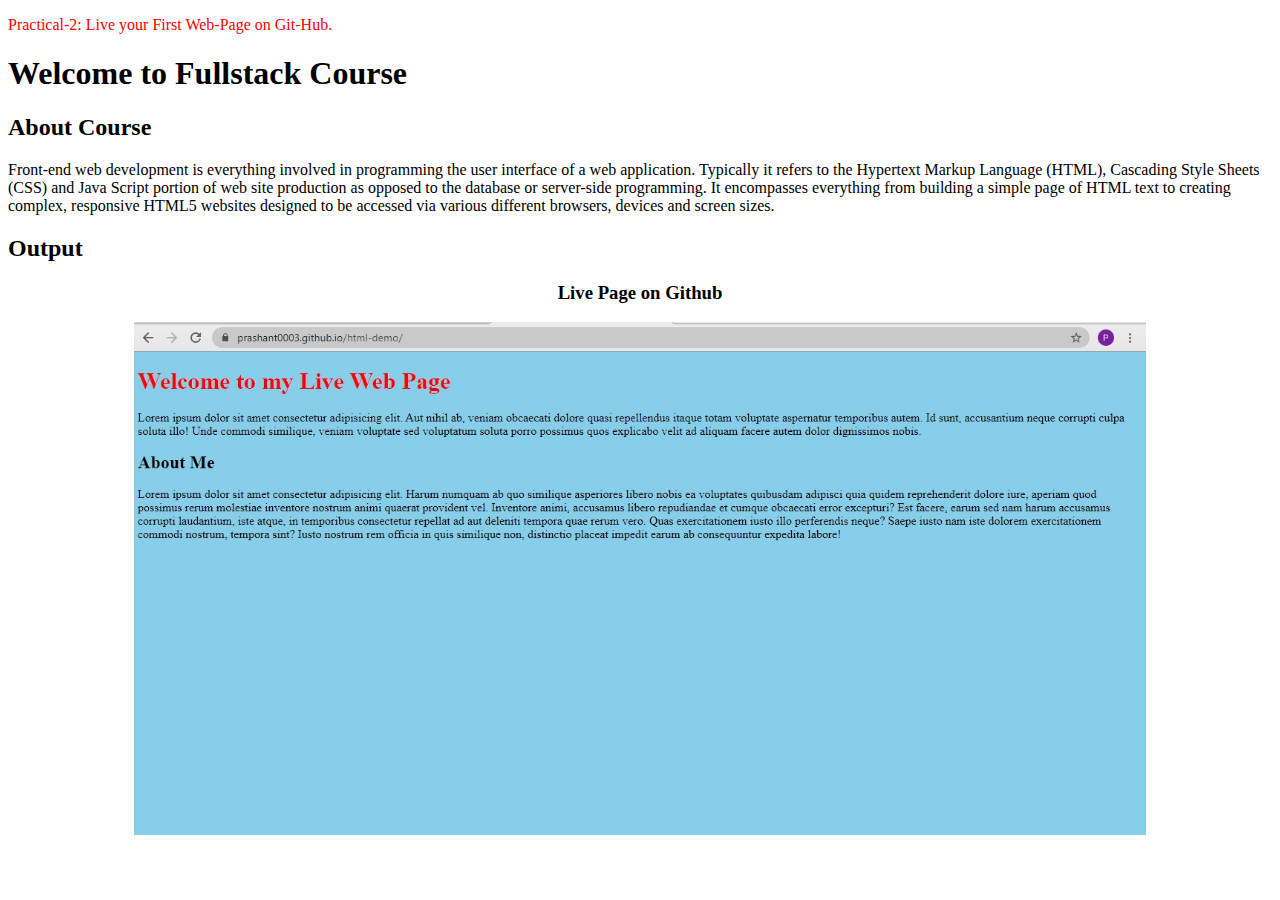
<file: practical/practical-2.html>
<!DOCTYPE html>
<html lang="en">
<head>
    <meta charset="UTF-8">
    <meta name="viewport" content="width=device-width, initial-scale=1.0">
    <title>Practical-2</title>
</head>
<body>
    <p style="color: red;">Practical-2: Live your First Web-Page on Git-Hub.</p>
    <h1>Welcome to Fullstack Course</h1>
    <h2>About Course</h2>
    <p>Front-end web development is everything involved in programming the user interface of a web application. Typically it refers to the Hypertext Markup Language (HTML), Cascading Style Sheets (CSS) and Java Script portion of web site production as opposed to the database or server-side programming. It encompasses everything from building a simple page of HTML text to creating complex, responsive HTML5 websites designed to be accessed via various different browsers, devices and screen sizes.
    </p>
    <h2>Output</h2>
    <h3 style="text-align: center;">Live Page on Github</h3>
    <img src="../images/practical-2.1.jpg" alt="parctical-2.1" style="display: block;margin-left: auto;margin-right: auto;width:80%;">
</body>
</html>
</file>
<file: css/ostyle-1.css>
* {
    box-sizing: border-box;
    font-family: Arial, Helvetica, sans-serif;
    margin:0;
    padding:0;
}
h3 {
    margin-bottom: 24px;
}
#footer {
    background-color: #555;
}
.fmain { 
    display:flex;
    border-bottom: 2px solid rgba(29, 29, 49, 0.2);
}
.content {
    display:inline-block;
    padding:24px 16px;
    width:40%;  
}
.content h3 {
    color:#eee;
    text-transform: uppercase;
}
.content p {
    color:#ccc;
    line-height: 24px;
}
.links-group {
    width:60%;
    text-align: center;
    padding-bottom: 24px;
}
.links{
    padding-top:24px;
    width:30%;
    display: inline-block; 
}
.links h3 {
    color:#eee;
    text-transform: uppercase;
}
.links a {
    color:#ccc;
    text-decoration: none;
    display:block;
    width: fit-content;
    line-height: 24px;
    margin:0 auto;
}
.links a:hover {
    color:#eee;
}
.register {
    border-bottom: 2px solid rgba(29, 29, 49, 0.2);
    padding:32px 0;
    text-align: center;
}
.register p {
    color:#eee;
    display: inline-block;
    font-size: 16px;
}
.register a {
    background-color: red;
    color:#eee;
    display:inline-block;
    text-decoration: none;
    text-transform: uppercase;
    font-size: smaller;
    width:100px;
    padding:12px;
    border-radius: 16px;
    margin-left: 16px;;
    box-shadow:  1px 1px 1px 1px #444;
    transition:0.3s;
}
.register a:hover {
    background-color: orange;
}
.social {
    padding:32px 0;
    text-align: center;
}
.social a {
    border: 3px solid #ccc;
    display:inline-block;
    height: 50px;
    width:50px;
    border-radius: 50%;
    color:#fff;
    line-height: 44px;
    margin: 0 10px;
    transition: 0.4s;
    box-shadow:  1px 1px 1px 1px #444;
}
.social .facebook:hover {
    background-color: #3b5998;
    border-color: #3b5998;
}
.social .twitter:hover {
    background-color: #08a0e9;
    border-color: #08a0e9;
}
.social .google-plus:hover {
    background-color: #db4a39;
    border-color: #db4a39;
}
.social .linkedin:hover {
    background-color: #0077b5;
    border-color: #0077b5;
}
.copy {
    background-color: #2a2c30;
    font-size: small;
    height:48px;
    line-height: 48px;
    text-align: center;
    color:#ddd;
}
.copy span {
    color:#aaa;
}

@media (max-width:720px) {
    .fmain {
        display:block;
    }
    .content {
        width:100%;
    }
    .links-group {
        width:100%;
    }
}
</file>
<file: css/style-10.css>
* {
    margin:0;
    padding:0;
    box-sizing: border-box;
    font-family: Arial, Helvetica, sans-serif;
}
body:after {
    content:'';
    clear:both;
    display:block;
}
#chk {
    display:none;
}
.header {
    color:white;
    width:100%;
    position:fixed;
    height:64px;
    background-color:#2f3640;
    text-align: center;
    line-height:64px;
}
.header img {
    display:inline-block;
    height:24px;
}
.header h1 {
    display:inline;
    text-transform: uppercase;
}
.show-button {
    font-size: 30px;
    line-height: 64px;
    float:left;
    margin-left:24px;
}
.hide-button {
    font-size: 30px;
    line-height: 64px;
    float:left;
    margin-left:24px;
    display:none;
}
.show-button:hover ,.hide-button:hover {
    color:#ccc;
}
#chk:checked ~ .header label .hide-button{
    display: inline;
} 
#chk:checked ~ .header label .show-button{
    display: none;
}
#chk:checked ~ .header .menu {
    left:0px;
}
.menu {
    background-color: #353b48;
    height:100%;
    width: 20%;
    position: fixed;
    top:64px;
    left:-20%;
    min-height: 480px;
    transition:0.7s;
}
.menu ul {
    list-style-type:none;
}
.menu ul li {
    text-align: left;
    border-bottom: 1px solid rgba(212, 210, 210, 0.2);    
}
.menu ul li a {
    display:block;
    color: white;
    text-transform: uppercase;
}
.menu ul li:hover {
    border-left: 8px solid rgba(241, 236, 236, 0.959);
}
.menu ul li a i {
    margin-left: 24px;
}
.menu ul li a span {
    margin-left: 8px;
}
.social {
    position:fixed;
    width:20%;
    display:flex;
    justify-content: space-evenly;
    bottom:10px;
    border-top: 1px solid rgba(212, 210, 210, 0.2);;
}
.social a {
    color:white;
    font-size: 24px;
}
@media (max-height:463px) {
    .social {
        position:static;
        width:100%;
    }
}
.content {
    float:right;
    text-align: center;
    padding: 80px 24px 24px;
    width:100%;
    transition: 0.7s;
}
.content p {
    text-align: justify;
}
.content img {
    width:100%;
    max-width:700px;
}
#chk:checked ~.content {
    width:80%;
}
@media (max-width:800px) {
    .menu {
        width:100%;
        left:-100%;
    }
    .menu li a{
        text-align:center ;
    }
    .menu ul li:hover {
        border-left: 8px solid rgba(241, 236, 236, 0.959);
        border-right :8px solid rgba(241, 236, 236, 0.959);
    }
    .header h1 {
        display:none;
    }
    .social {
        width:100%;
    }
    #chk:checked ~.content {
        width:100%;
    }
}
</file>
<file: css/style-12.css>
* {
    box-sizing: border-box;
    font-family: Arial, Helvetica, sans-serif;
    margin:0;
    padding:0;
}
body {
    background-color: lightgrey;
}
.custom-table {
    background-color: #fff;
    margin:8px auto;
    text-align:center;
    padding:8px;
    width:600px;
}
table {
    border-collapse: collapse;
}
.custom-table h3 {
    text-transform: uppercase;
    padding: 4px 12px 12px;
}
.custom-table table th {
    width:150px;
    height:64px;
    font-size: larger;
    color:#64548f;
}
.custom-table table th i {
    margin-right: 8px;
}
.custom-table table tbody tr:first-child {
    color:green;
    font-weight: bold;
}
.custom-table table tbody tr:nth-child(odd) {
    background-color:#edf3e2;
}
.custom-table table .basic {
    background-color: #c1dcb7;
    border-right:2px solid white;
}
.custom-table table .plus {
    background-color: #bad6c8;
    border-right:2px solid white;
}
.custom-table table .deluxe {
    background-color: #bbd3dc;
    border-right:2px solid white;
}
.custom-table table .pro {
    background-color: #d5e4bc;
}
.custom-table table tfoot tr  {
    background-color: #edf3e2;
}
.custom-table table tfoot tr td a:hover {
    background-color:red;
}
.custom-table table tfoot tr td a{
    display:inline-block;
    background-color: #64548f;
    color:#fff;
    padding:12px 24px;
    text-decoration: none;
    border-radius: 8px;
}
.custom-table table tr td {
    padding:8px;
}
.green {
    color:green;
    
}
.red {
    color: red;
}
</file>
<file: css/style-13.css>
*{
    box-sizing: border-box;
    font-family: Arial, Helvetica, sans-serif;
    margin: 0;
    padding: 0;
}
 main .content {
     display:flex;
     justify-content: center;
     align-items: center;
     width: 100%;
     height:100px;
     font-size: 40px;
     color: grey;
 }
footer {
    background-color: #26272b;
    line-height: 1.5;
}
footer>section {
    display:flex;
    justify-content: center;
    padding:16px 0;
}
footer h2, footer p, footer li, footer a {
    color:grey;
}
footer h3 {
    color:white;
    text-transform: uppercase;
}
footer a {
    text-decoration: none;
    transition: 0.2s;
}
footer ul {
    list-style: none;
}
footer hr {
    opacity: .2;
}
.sec-1 {
     justify-content:space-between;
 }
 .sec-1 .about {
    text-align: justify;
    width:40%;
}
.sec-1 .link ,.sec-1 .about{
    padding:16px;
}
.link a:hover {
    color:orange;
}
.link li i {
    margin-right:8px;
}
.sec-2 {
    align-items: center;
    padding: 24px 0;
}
.sec-2 h2 {
    font-weight: 400;
}
.sec-2 a{
    background-color: red;
    display:flex;
    align-items: center;
    justify-content: center;
    color:white;
    height:48px;
    width:120px;
    border-radius: 24px;
    margin-left: 12px;  
}
.sec-2 a:hover {
    background-color: orange;
}
.sec-3 ul li {
    display:inline-block;
}
.sec-3 ul li a{
    background-color: #424242;
    display:inline-block;
    text-align: center;
    width:56px;
    line-height: 56px;
    border-radius: 50%;
    margin:6px;
    transition: 0.2s;
}
.sec-3 ul li a:hover i {
    color:white;
}
.sec-3 ul li:nth-child(1) a:hover {
    background-color: #3b5999;
}
.sec-3 ul li:nth-child(2) a:hover {
    background-color: #55acee;
}
.sec-3 ul li:nth-child(3) a:hover {
    background-color: #dd4b39;
}
.sec-3 ul li:nth-child(4) a:hover {
    background-color: #007785;
}
.sec-3 ul li:nth-child(5) a:hover {
    background-color: #ea4c89;
}
.sec-4 {
    background-color: black;
    font-size: smaller;
    padding:24px 0px 14px;
}
.sec-4 p::after {
    background-color: yellow;
    display: block;
    content: '';
    color:yellow;
    height:2px;
    width:100%;
    margin-top:8px;
    transition: 0.2s;
    visibility: hidden;
}
.sec-4 p:hover::after {
    visibility: visible;
}
.sec-4 p a:hover {
    color:orange;
}
@media (max-width:1023px) {
    .sec-1 {
        flex-wrap: wrap;
    }
    .sec-1 .about {
       width:100%;
   }
}
@media (max-width:579px) {
    .sec-1 {
        flex-direction: column;
    }
}
@media (max-width:379px) {
    .sec-3 ul li a{
        width:40px;
        line-height: 40px;
    }
    .sec-4 p {
        font-size: x-small;
    }
    .sec-2  {
        flex-direction: column;
    }
    .sec-2 h2 {
        margin-bottom: 8px;
    }
}
</file>
<file: css/style-14.css>
* {
    box-sizing: border-box;
    font-family: Arial, Helvetica, sans-serif;
    margin:0;
    padding:0;
}
body {
    background-color: #f3eedd;
}
hr {
    background-color:red;
    background-image: linear-gradient(to right,red 10%,yellow,green,blue 90%);
    border: 0;
    height:2px;
}
h1 {
    color: red;
    font-size:40px;
    text-align: center;
    text-transform: uppercase;
    padding:24px;
}
.forms {
    display:flex;
    justify-content: space-evenly;
    flex-wrap: wrap;
    margin-top:32px;
}
.forms form {
    background-color: white;
    border:2px solid #42330e1e;
    border-radius: 6px;
    width:25%;
    min-width:318px;
    max-width:424px;
    height:380px;
    overflow:hidden;
}
.forms .social a:nth-child(1):hover {
    color: #3b5999;
}
.forms .social a:nth-child(2):hover {
    color: #55acee;
}
.forms .social a:nth-child(3):hover {
    color: #dd4b39;
}
.form-main  {
    padding:12px 24px 24px;
}
.form-main .email,.form-main .password {
    color:#6c757d9f;
    display: flex;
    flex-direction: column;
    font-weight:bold;
    border-bottom: 2px solid #ccc;
    transition: 0.2s;
    margin-top:8px;
    font-size: 0.87rem;
    height: 52px;
    padding-top:8px;
}
.form-main .email input,.form-main .password input {
    color: #6c7557;
    border:none;
    font-size: 1rem;
    outline:none;
    transition: 0.2s;
    height:16px;
    margin: 4px 0px;
}
.form-main .email input:focus,.form-main .password input :focus {
    margin-top:8px;
}
.form-main .email:focus-within,.form-main .password:focus-within{
    color:blue;
    border-bottom-color: blue;
    font-size: small;
    padding-top: 0;
}
.form-1 .form-head {
    background-image: linear-gradient(45deg,yellow,orange,red);
    border-top-left-radius: 4px;
    border-top-right-radius: 4px;
    color:white;
    text-align: center;
    padding:16px;
}
.form-1 .form-head .social {
    margin-top:16px;
}
.form-1 .form-head .social a {
    color:white;
    font-size: 1.25rem;
    margin:8px;
    transition:0.4s;
}
.form-1 .form-main p{
    text-align: right;
    color:#6c757d;
    font-size: 12px;
    margin-top: 12px;
    
}
.form-1 .form-main p a{
    color:#6c757d;
    font-weight: bold;
    text-decoration: none;
}
.form-1 .form-main p a:hover {
    color:#000;
}
.form-1 .form-main div:last-of-type,.form-2 .form-main div{
    display:flex;
    justify-content: space-between;
    flex-wrap: wrap;
    margin-top:48px;
}
.form-1 .form-main input[type=submit],.form-2 .form-main input[type=submit]{
    display: inline-flex;
    align-items: center;
    justify-content: center;
    background-color: #343a40;
    color:white;
    line-height: 32px;
    text-transform: uppercase;
    height:32px;
    width:80px;
    border-radius: 16px;
    border:none;
    cursor: pointer;
}
.form-1 .form-main input[type=submit]:hover,.form-2.form-main input[type=submit]:hover {
    background-color: #000;
}
.form-1 .form-main input[type=submit]:active,.form-2 .form-main input[type=submit]:active {
    outline:none;
}
.form-1 .form-main div:last-of-type p,.form-2 .form-main div:last-of-type p{
    margin: 0;
    line-height: 32px;
}
.form-2 h2 {
    text-align: center;
    color: palevioletred;
    margin:12px 0px;
}
.form-2 .chk {
    display:block;
    font-size: 12px;
    margin:20px 0px;
}
.form-2 .chk input[type="checkbox"] {
    margin-right:16px;
}
.form-2 .chk a ,.form-2 .form-main div p a{
    text-decoration: none;
    color:rgb(92, 176, 209);
}
.form-2 .chk a:hover,.form-2 .form-main div p a:hover{
    color:blue;
}
.form-2 .social {
    display:flex;
    background-color: slategray;
    justify-content: center;
    align-items: center;
    height:64px;
    position: relative;
    bottom: -4px;
    border-bottom-right-radius: 4px;
    border-bottom-left-radius: 4px;
}
.form-2 .social a {
    color:white;
    font-size: 1.25rem;
    margin:8px;
    transition:0.4s;
}
.form-2 div p {
    font-size: 12px;
}
.form-2 .form-main div {
    margin-top:32px;
}
.form-2 .form-main input[type=submit] {
    width:120px;
    background-color: palevioletred;
    transition:0.4s;
}
.form-2 .form-main input[type=submit]:hover {
    background-color: purple;
}
.form-3 h2 {
    text-align: center;
    margin:12px 0px;
}
.form-3 .form-main>a {
    float: right;
    font-size: 12px;
    text-decoration:none;
    color:rgb(92, 176, 209);
    margin:12px 0;
    transition:0.4s;
}
.form-3 .form-main>a:hover {
    color:blue;
}
.form-3 .form-main input[type=submit] {
    display:block;
    width:100%;
    border:none;
    background-color: blue;
    color:white;
    padding:10px;
    border-radius: 22px;
    text-transform: uppercase;
    background-image: linear-gradient(to right,skyblue,blue,darkblue);
    margin-top:56px;
    transition:0.4s;
    cursor: pointer;
}
.form-3 .form-main input[type=submit]:hover {
    background-image: linear-gradient(to right,darkblue,blue,skyblue);
}
.form-3 .form-main input[type=submit]:active {
    outline:none;
}
.form-3 .form-footer p {
    font-size:12px;
    text-align: center;
}
.form-3 .social {
    display:flex;
    margin-top:16px;
    justify-content: space-evenly;
}
.form-3 .social a {
    display:block;
    text-align: center;
    padding:4px;
    width:48px;
    border-radius: 14px;
    box-shadow: 0px 1px 1px 1px rgba(92, 176, 209,0.4);
    transition: 0.4s;
    border:1px solid white;
    color:rgb(92, 176, 209);
}
.form-3 .social a:hover {
    border:1px solid rgb(92, 156, 209);
}
@media (max-width:1023px) {
    .forms {
        display:block;
    }
    .forms form {
        margin:32px auto;
    }
}
</file>
<file: css/style-16.css>
* {
    box-sizing: border-box;
    font-family: Arial, Helvetica, sans-serif;
    margin:0;
    padding:0;
}
body {
    background-image: linear-gradient(to right,skyblue,blue);
    min-height: 100vh;
}
h1 {
    color:white;
    padding-top:32px;
    text-align: center;
}
form{
    background-color: white;
    margin:48px auto 32px;
    width: fit-content;
    text-align: center;
}
form input {
    border:none;
    outline:none;
    font-size: 16px;
    width:260px;
    font-weight: 500;
    padding: 8px;   
}
form button {
    background-color: white;
    cursor: pointer;
    border:none;
    outline:none;
    padding: 8px
}
form button i.fa {
    display:inline-block;
    background-color: darkblue;
    color:white;
    font-size: 12px;
    padding:4px;
}
form button:hover {
    background-color: skyblue;
}
ul.to-do-list {
    list-style: none;
    width: fit-content;
    margin:auto;
}
.to-do-list div {
    display:flex;
    margin:6px auto;
    width:100%;
    align-items: center;
    justify-content: space-between;
    background-color: white;
}
.to-do-list div li{
    flex:1;
    max-width:240px;
    min-width: 150px;
    height:36px;
    line-height: 24px;
    overflow: hidden;
    padding:8px;
    text-transform: capitalize;
    font-weight: bold;
}
.to-do-list div button#check-btn {
    background-color: green;
    color:white;
    height:36px;
    width:36px;
    border:none;
    outline:none;
    cursor: pointer;
}
.to-do-list div button#trash-btn {
    background-color: rgb(248, 32, 104);
    color:white;
    height:36px;
    width:36px;
    border:none;
    outline:none;
    cursor: pointer;
}
.to-do-list div button i {
    pointer-events: none;
}
.checked {
    opacity: .75;
    text-decoration: line-through;
}
</file>
<file: css/style-17.css>
* {
    box-sizing: border-box;
    font-family: 'Quicksand', sans-serif;
    margin: 0;
    padding: 0;
}
body {
    display:flex;
    flex-direction: column;
    align-items: center;
    justify-content: center;
    height:100vh;
    background-size: cover;
    background-position: center;
}
h1 {
    font-size: 8rem;
    text-transform: uppercase;
    margin-bottom: 1rem;
}
h2 {
    font-size: 2.5rem;
    text-transform: capitalize;
    margin:1.5rem 0rem;
    opacity: 0.75;
}
h3 {
    font-size: 1.5rem;
    text-transform: capitalize;
}
h4 {
    text-transform: capitalize; 
}
@media(max-width:860px){
    h1 {
        font-size: 6rem;
    } 
}
@media(max-width:580px){
    h1 {
        font-size: 4rem;
    }
    h2 {
        font-size: 2rem;
    }
    h3 {
        font-size: 1rem;
    }
}
@media(max-width:415px){
    h1 {
        font-size: 3rem;
    }
    h2 {
        font-size: 1.75rem;
    }
    h3 {
        font-size: 1rem;
    }
}
</file>
<file: css/style-18.css>
*{
    box-sizing: border-box;
    font-family: 'Open Sans', sans-serif;
    margin: 0;
    padding: 0;
}
body{
    background-color: darkslateblue;
    display: flex;
    align-items: center;
    justify-content: center;
    height: 100vh;
}
.container {
    background-color: white;
    border-radius: 5px;
    overflow: hidden;
    width:320px;
    min-width:320px;
}
.container>h2 {
    background-color: rgb(245, 245, 245);
    padding:16px;
    text-align:center;
    text-transform: capitalize;
    font-weight: 600;
}
.container form {
    padding:32px 24px 16px;
}
.container form .form-control {
    position: relative;
    margin-bottom: 4px;
}
.container form label {
    display: flex;
    flex-direction: column;
}
.container form label input {
    border: 2px solid #aaa;
    border-radius: 4px;
    margin-top:4px;
    padding:4px 24px 4px 4px;
    outline:none;
    width:100%;
}
.container form i {
    position: absolute;
    right:8px;
    top:33px;
    visibility: hidden;
}
.container form small {
    font-size: smaller;
    color:red;
    visibility: hidden;
}
.container form button {
    background-color:darkslateblue;
    border-radius: 3px;
    color:white;
    cursor: pointer;
    outline:none;
    border:none;
    padding:4px;
    margin:16px 0px;
    width: 100%;
}
form .form-control.sucess i.check {
    color:rgb(48, 207, 48);
    visibility: visible;
}
form .form-control.sucess input {
    border-color:rgb(48, 207, 48);
}
form .form-control.error i.exclamation {
    color:red;
    visibility: visible;
}
form .form-control.error input {
    border-color:red;
}
form .form-control.error small {
    visibility: visible;
}
</file>
<file: css/style-19.css>
*{
    box-sizing: border-box;
    font-family: 'Open Sans', sans-serif;
    margin: 0;
    padding: 0;
}
body{
    background-color: darkgray;
    height: 100vh;
    display:flex;
    align-items: center;
    justify-content: center;
    min-width: 360px;
}
.container {
    background-color: white;
    border-radius: 10px;
    height:400px;
    position:relative;
    width:360px;
    overflow:hidden;
}
.container form {
    position: absolute;
    left:40px;
    top:80px;
    width:280px;
    text-align: center;
    transition:0.5s;
}
form h3 {
    color:#777;
    font-size: 20px;
    text-transform: uppercase;
    margin-bottom: 30px;
}
form input {
    border:none;
    outline:none;
    border-bottom: 1px solid #777;
    background: transparent;
    margin: 5px 0px;
    padding:10px 5px;
    text-transform: capitalize;
    width:100%;
}
form button {
    border:none;
    outline:none;
    border-radius: 10px;
    background-color: rgb(252, 7, 88);
    color:white;
    height:35px;
    width:120px;
    margin: 30px 5px;
    cursor: pointer;
}
form button:hover {
    transition: 0.5s;
    background-color: crimson;
}
.container .step {
    width:100%;
    display: flex;
    justify-content: space-evenly;
    align-items: center;
    height:40px;
    box-shadow: 0px -1px 3px #000;
    position:relative;
}
.container .step span {
    display:inline-block;
    width:120px;
    text-align: center;
}
.container #progress-bar {
    position:absolute;
    background-color: rgb(252, 7, 88);
    font-weight: 700;
    height:40px;
    width:120px;
    top:0px;
    left:0px;
    transition:0.5s;
}
.container #progress-bar::after {
    content:'';
    position: absolute;
    border-top:20px solid transparent;
    border-bottom:20px solid transparent;
    border-left:20px solid rgb(252, 7, 88);
    right:-20px;
    top:0px;
}
#form2,#form3{
    left: 450px;
}
</file>
